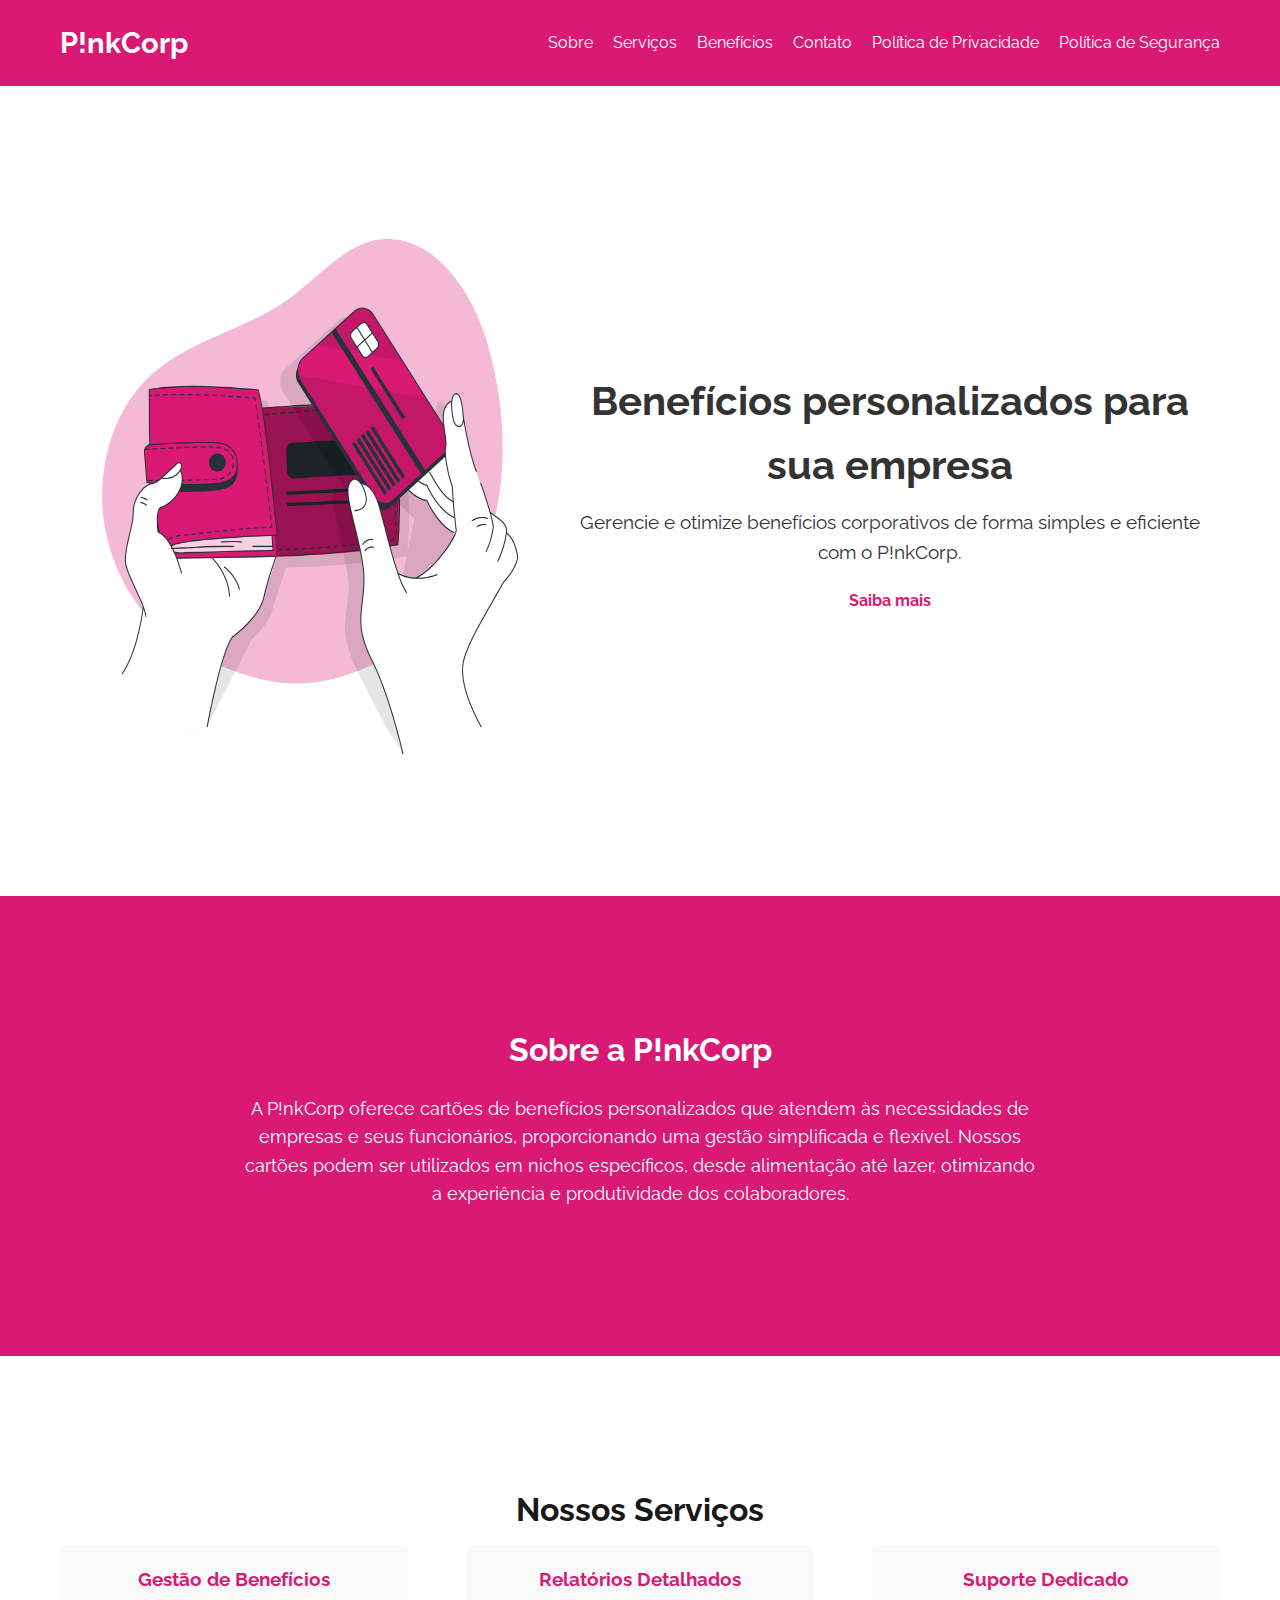
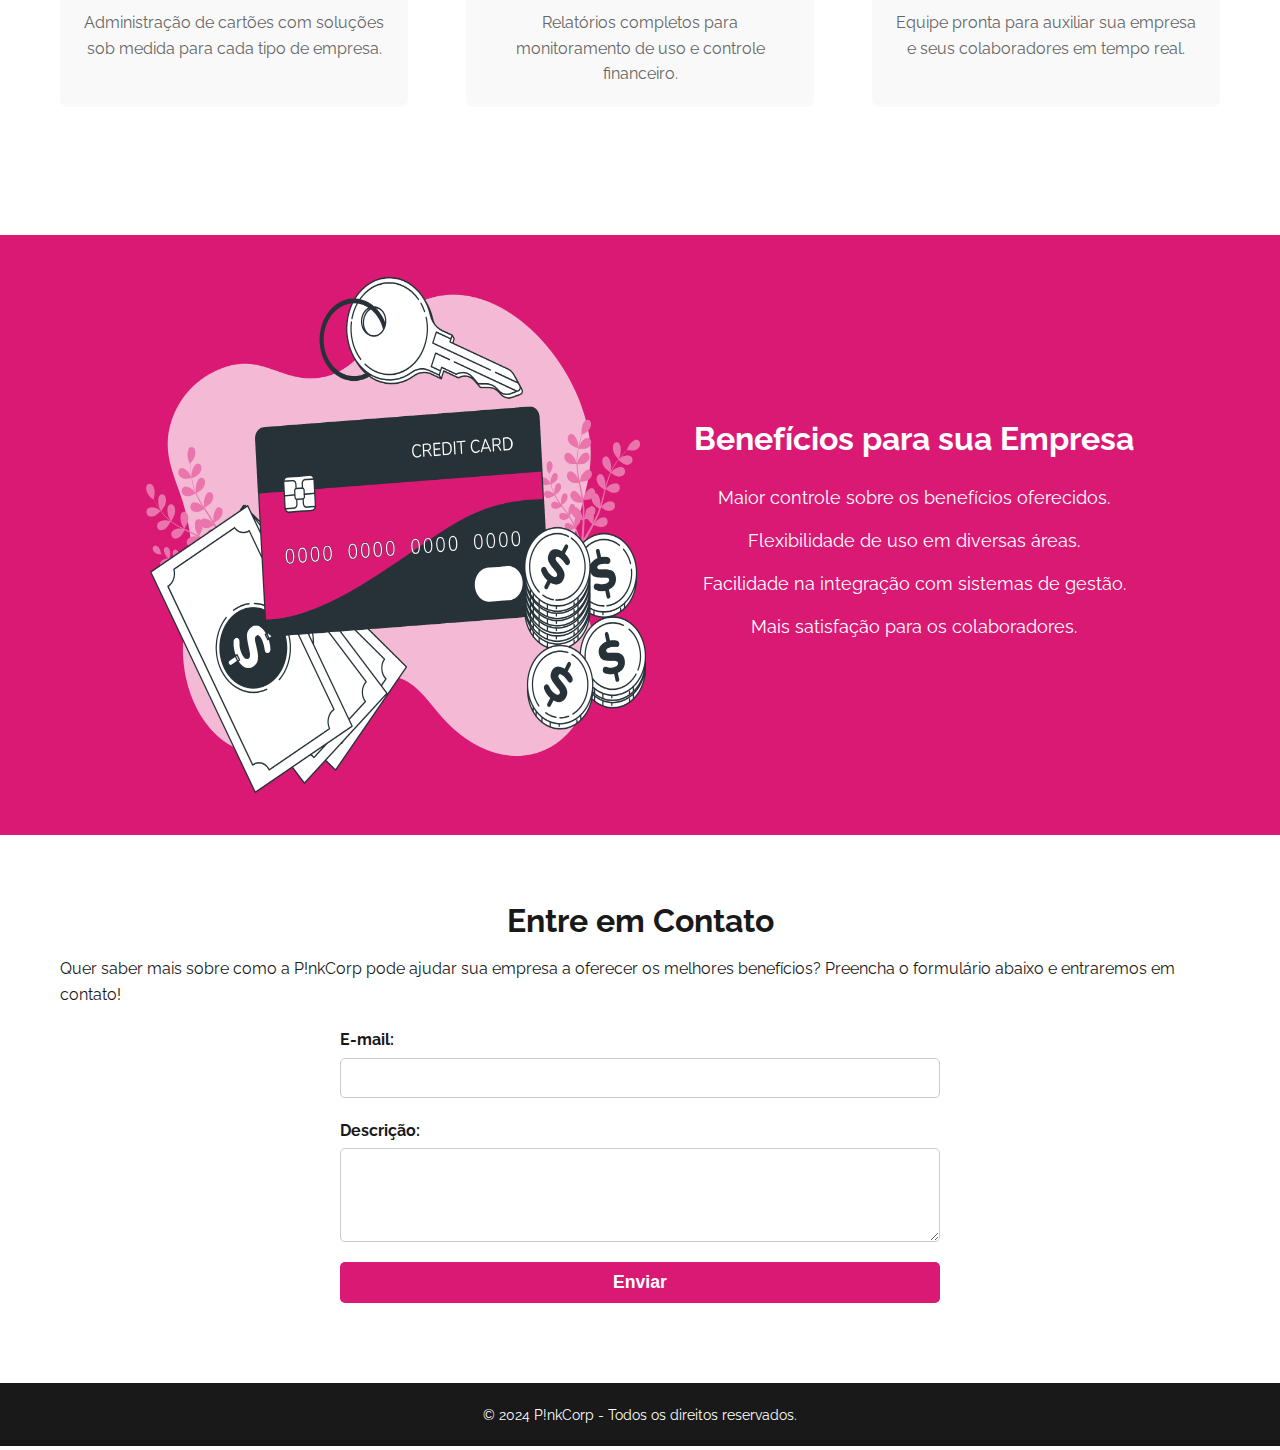
<file: index.html>
<!DOCTYPE html>
<html lang="pt-br">
	<head>
		<meta charset="UTF-8" />
		<meta name="viewport" content="width=device-width, initial-scale=1.0" />
		<meta
			name="description"
			content="PinkCorp - Simplificando benefícios para empresas e funcionários."
		/>
		<title>P!nkCorp - Cartão de Benefícios</title>
		<link rel="stylesheet" href="styles.css" />
		<link rel="preconnect" href="https://fonts.googleapis.com" />
		<link rel="preconnect" href="https://fonts.gstatic.com" crossorigin />
		<link
			href="https://fonts.googleapis.com/css2?family=Noto+Sans+Mono:wght@100..900&family=Raleway:ital,wght@0,100..900;1,100..900&display=swap"
			rel="stylesheet"
		/>
	</head>

	<body>
		<header>
			<div class="container">
				<h1 class="logo">
					<a href="index.html" style="text-decoration: none; color: #fff"
						>P!nkCorp</a
					>
				</h1>
				<nav>
					<ul>
						<li><a href="#about">Sobre</a></li>
						<li><a href="#services">Serviços</a></li>
						<li><a href="#benefits">Benefícios</a></li>
						<li><a href="#contact">Contato</a></li>
						<li><a href="privacy.html">Política de Privacidade</a></li>
						<li><a href="security.html">Política de Segurança</a></li>
					</ul>
				</nav>
			</div>
		</header>

		<section class="hero">
			<div class="container2">
				<image src="./src/img/Wallet-bro.png" width="500" height="600"></image>
				<div class="introduction">
					<h2>Benefícios personalizados para sua empresa</h2>
					<p>
						Gerencie e otimize benefícios corporativos de forma simples e
						eficiente com o P!nkCorp.
					</p>
					<a href="#contact" class="btn">Saiba mais</a>
				</div>
			</div>
		</section>

		<section id="about" class="about">
			<div class="containerDescription">
				<h2>Sobre a P!nkCorp</h2>

				<p>
					A P!nkCorp oferece cartões de benefícios personalizados que atendem às
					necessidades de empresas e seus funcionários, proporcionando uma
					gestão simplificada e flexível. Nossos cartões podem ser utilizados em
					nichos específicos, desde alimentação até lazer, otimizando a
					experiência e produtividade dos colaboradores.
				</p>
			</div>
		</section>

		<section id="services" class="services">
			<div class="containerDescription">
				<h2>Nossos Serviços</h2>
				<div class="service-list">
					<div class="service">
						<h3>Gestão de Benefícios</h3>
						<p>
							Administração de cartões com soluções sob medida para cada tipo de
							empresa.
						</p>
					</div>
					<div class="service">
						<h3>Relatórios Detalhados</h3>
						<p>
							Relatórios completos para monitoramento de uso e controle
							financeiro.
						</p>
					</div>
					<div class="service">
						<h3>Suporte Dedicado</h3>
						<p>
							Equipe pronta para auxiliar sua empresa e seus colaboradores em
							tempo real.
						</p>
					</div>
				</div>
			</div>
		</section>

		<section id="benefits" class="benefits">
			<div class="containerBenefits">
				<image src="./src/img/Credit card-bro.png" width="500" height="600"></image>

				<div class="introductionBenefits">
					<h2>Benefícios para sua Empresa</h2>
					<ul>
						<li>Maior controle sobre os benefícios oferecidos.</li>
						<li>Flexibilidade de uso em diversas áreas.</li>
						<li>Facilidade na integração com sistemas de gestão.</li>
						<li>Mais satisfação para os colaboradores.</li>
					</ul>
				</div>
			</div>
		</section>

		<section id="contact" class="contact">
			<div class="containerDescription">
				<h2>Entre em Contato</h2>
				<p>
					Quer saber mais sobre como a P!nkCorp pode ajudar sua empresa a
					oferecer os melhores benefícios? Preencha o formulário abaixo e
					entraremos em contato!
				</p>
				<form action="submit_form.php" method="post">
					<label for="email">E-mail:</label>
					<input type="email" id="email" name="email" required />

					<label for="message">Descrição:</label>
					<textarea id="message" name="message" rows="4" required></textarea>

					<button type="submit" class="btn">Enviar</button>
				</form>
			</div>
		</section>

		<footer>
			<div class="containerFooter">
				<p>&copy; 2024 P!nkCorp - Todos os direitos reservados.</p>
			</div>
		</footer>
	</body>
</html>
</file>
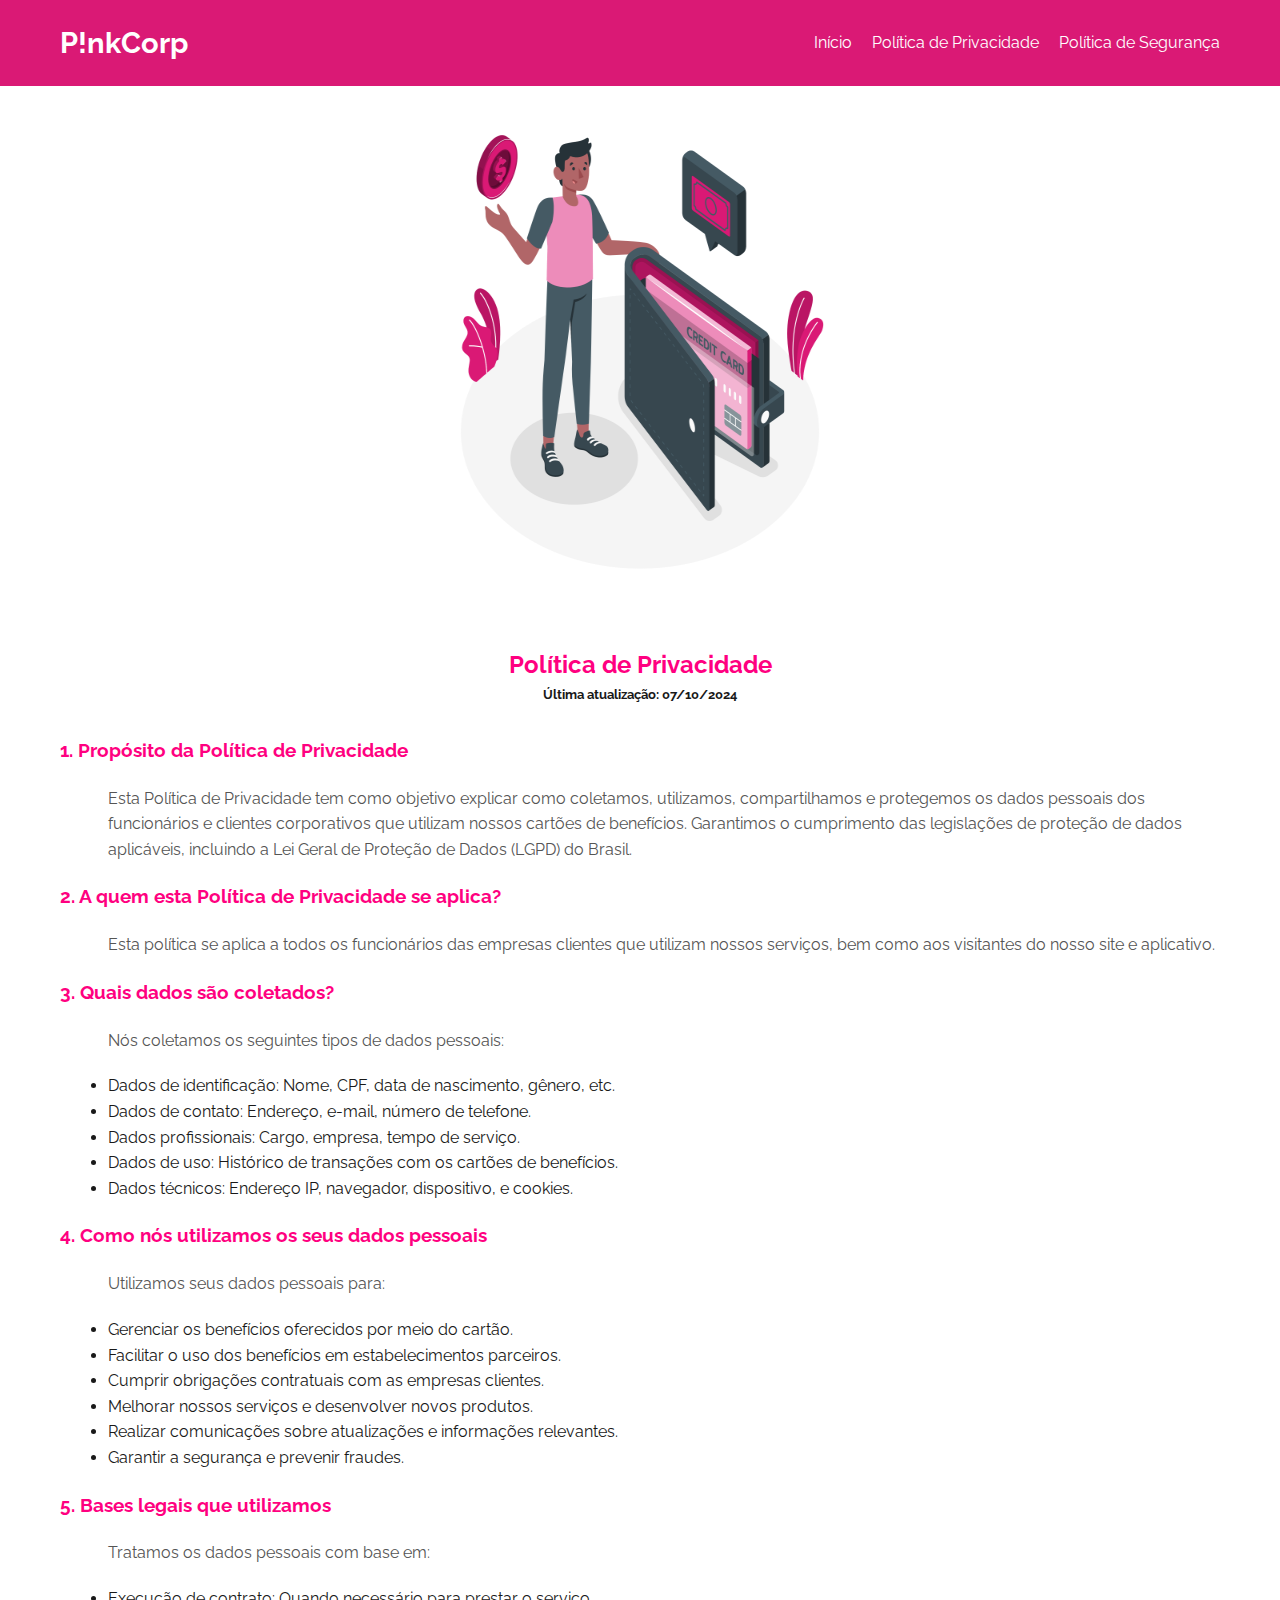
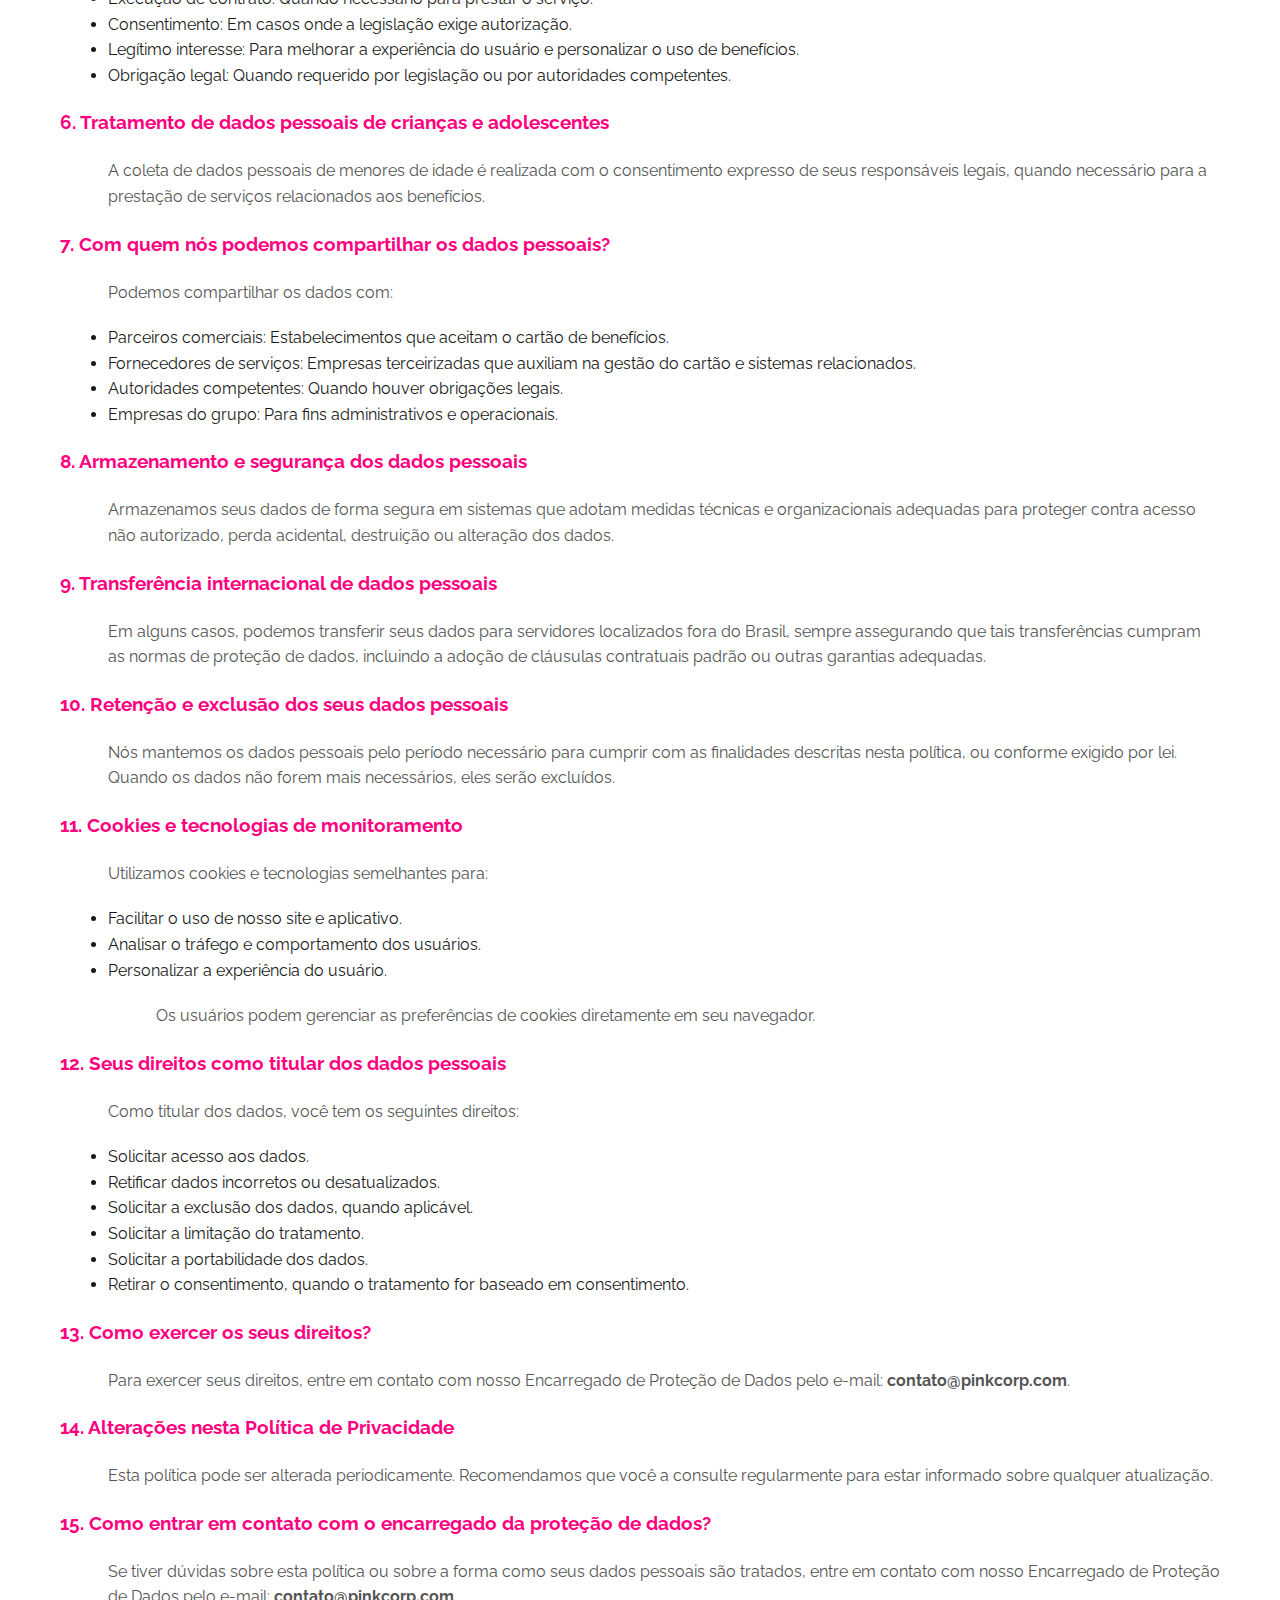
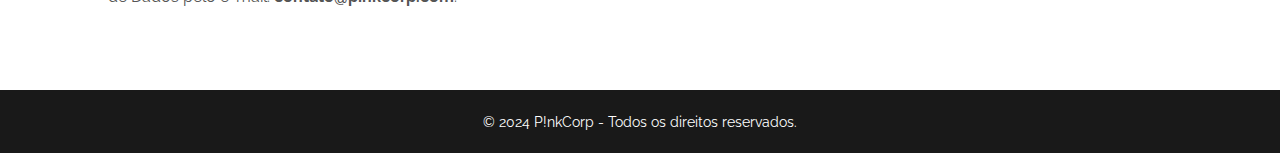
<file: privacy.html>
<!DOCTYPE html>
<html lang="pt-br">
	<head>
		<meta charset="UTF-8" />
		<meta name="viewport" content="width=device-width, initial-scale=1.0" />
		<meta name="description" content="Política de Privacidade - PinkCorp" />
		<title>Política de Privacidade - P!nkCorp</title>
		<link rel="stylesheet" href="styles.css" />
		<link rel="preconnect" href="https://fonts.googleapis.com" />
		<link rel="preconnect" href="https://fonts.gstatic.com" crossorigin />
		<link
			href="https://fonts.googleapis.com/css2?family=Noto+Sans+Mono:wght@100..900&family=Raleway:ital,wght@0,100..900;1,100..900&display=swap"
			rel="stylesheet"
		/>
	</head>
	<body>
		<header>
			<div class="container">
				<h1 class="logo">
					<a href="index.html" style="text-decoration: none; color: #fff"
						>P!nkCorp</a
					>
				</h1>
				<nav>
					<ul>
						<li><a href="index.html">Início</a></li>
						<li><a href="#privacy-policy">Política de Privacidade</a></li>
						<li><a href="security.html">Política de Segurança</a></li>
					</ul>
				</nav>
			</div>
		</header>

		<div class="containerImage">
			<image src="./src/img/Wallet-amico.png" width="400" height="500"></image>
		</div>
    
		<section id="privacy-policy" class="privacy-policy">
			<div class="containerPrivacy">
				<h2>Política de Privacidade</h2>
				<h5>Última atualização: 07/10/2024</h5>

				<div>
					<h3>1. Propósito da Política de Privacidade</h3>

					<p>
						Esta Política de Privacidade tem como objetivo explicar como
						coletamos, utilizamos, compartilhamos e protegemos os dados pessoais
						dos funcionários e clientes corporativos que utilizam nossos cartões
						de benefícios. Garantimos o cumprimento das legislações de proteção
						de dados aplicáveis, incluindo a Lei Geral de Proteção de Dados
						(LGPD) do Brasil.
					</p>

					<h3>2. A quem esta Política de Privacidade se aplica?</h3>

					<p>
						Esta política se aplica a todos os funcionários das empresas
						clientes que utilizam nossos serviços, bem como aos visitantes do
						nosso site e aplicativo.
					</p>

					<h3>3. Quais dados são coletados?</h3>

					<p>Nós coletamos os seguintes tipos de dados pessoais:</p>

					<ul>
						<li>
							Dados de identificação: Nome, CPF, data de nascimento, gênero,
							etc.
						</li>
						<li>Dados de contato: Endereço, e-mail, número de telefone.</li>
						<li>Dados profissionais: Cargo, empresa, tempo de serviço.</li>
						<li>
							Dados de uso: Histórico de transações com os cartões de
							benefícios.
						</li>
						<li>
							Dados técnicos: Endereço IP, navegador, dispositivo, e cookies.
						</li>
					</ul>

					<h3>4. Como nós utilizamos os seus dados pessoais</h3>

					<p>Utilizamos seus dados pessoais para:</p>

					<ul>
						<li>Gerenciar os benefícios oferecidos por meio do cartão.</li>
						<li>
							Facilitar o uso dos benefícios em estabelecimentos parceiros.
						</li>
						<li>Cumprir obrigações contratuais com as empresas clientes.</li>
						<li>Melhorar nossos serviços e desenvolver novos produtos.</li>
						<li>
							Realizar comunicações sobre atualizações e informações relevantes.
						</li>
						<li>Garantir a segurança e prevenir fraudes.</li>
					</ul>

					<h3>5. Bases legais que utilizamos</h3>

					<p>Tratamos os dados pessoais com base em:</p>

					<ul>
						<li>
							Execução de contrato: Quando necessário para prestar o serviço.
						</li>
						<li>
							Consentimento: Em casos onde a legislação exige autorização.
						</li>
						<li>
							Legítimo interesse: Para melhorar a experiência do usuário e
							personalizar o uso de benefícios.
						</li>
						<li>
							Obrigação legal: Quando requerido por legislação ou por
							autoridades competentes.
						</li>
					</ul>
					<h3>6. Tratamento de dados pessoais de crianças e adolescentes</h3>

					<p>
						A coleta de dados pessoais de menores de idade é realizada com o
						consentimento expresso de seus responsáveis legais, quando
						necessário para a prestação de serviços relacionados aos benefícios.
					</p>

					<h3>7. Com quem nós podemos compartilhar os dados pessoais?</h3>

					<p>Podemos compartilhar os dados com:</p>

					<ul>
						<li>
							Parceiros comerciais: Estabelecimentos que aceitam o cartão de
							benefícios.
						</li>
						<li>
							Fornecedores de serviços: Empresas terceirizadas que auxiliam na
							gestão do cartão e sistemas relacionados.
						</li>
						<li>Autoridades competentes: Quando houver obrigações legais.</li>
						<li>
							Empresas do grupo: Para fins administrativos e operacionais.
						</li>
					</ul>

					<h3>8. Armazenamento e segurança dos dados pessoais</h3>

					<p>
						Armazenamos seus dados de forma segura em sistemas que adotam
						medidas técnicas e organizacionais adequadas para proteger contra
						acesso não autorizado, perda acidental, destruição ou alteração dos
						dados.
					</p>

					<h3>9. Transferência internacional de dados pessoais</h3>

					<p>
						Em alguns casos, podemos transferir seus dados para servidores
						localizados fora do Brasil, sempre assegurando que tais
						transferências cumpram as normas de proteção de dados, incluindo a
						adoção de cláusulas contratuais padrão ou outras garantias
						adequadas.
					</p>

					<h3>10. Retenção e exclusão dos seus dados pessoais</h3>

					<p>
						Nós mantemos os dados pessoais pelo período necessário para cumprir
						com as finalidades descritas nesta política, ou conforme exigido por
						lei. Quando os dados não forem mais necessários, eles serão
						excluídos.
					</p>

					<h3>11. Cookies e tecnologias de monitoramento</h3>

					<p>Utilizamos cookies e tecnologias semelhantes para:</p>

					<ul>
						<li>Facilitar o uso de nosso site e aplicativo.</li>
						<li>Analisar o tráfego e comportamento dos usuários.</li>
						<li>Personalizar a experiência do usuário.</li>
						<p>
							Os usuários podem gerenciar as preferências de cookies diretamente
							em seu navegador.
						</p>
					</ul>

					<h3>12. Seus direitos como titular dos dados pessoais</h3>

					<p>Como titular dos dados, você tem os seguintes direitos:</p>

					<ul>
						<li>Solicitar acesso aos dados.</li>
						<li>Retificar dados incorretos ou desatualizados.</li>
						<li>Solicitar a exclusão dos dados, quando aplicável.</li>
						<li>Solicitar a limitação do tratamento.</li>
						<li>Solicitar a portabilidade dos dados.</li>
						<li>
							Retirar o consentimento, quando o tratamento for baseado em
							consentimento.
						</li>
					</ul>

					<h3>13. Como exercer os seus direitos?</h3>

					<p>
						Para exercer seus direitos, entre em contato com nosso Encarregado
						de Proteção de Dados pelo e-mail: <b>contato@pinkcorp.com</b>.
					</p>

					<h3>14. Alterações nesta Política de Privacidade</h3>

					<p>
						Esta política pode ser alterada periodicamente. Recomendamos que
						você a consulte regularmente para estar informado sobre qualquer
						atualização.
					</p>

					<h3>
						15. Como entrar em contato com o encarregado da proteção de dados?
					</h3>

					<p>
						Se tiver dúvidas sobre esta política ou sobre a forma como seus
						dados pessoais são tratados, entre em contato com nosso Encarregado
						de Proteção de Dados pelo e-mail: <b>contato@pinkcorp.com</b>.
					</p>
				</div>
			</div>
		</section>

		<footer>
			<div class="containerFooter">
				<p>&copy; 2024 P!nkCorp - Todos os direitos reservados.</p>
			</div>
		</footer>
	</body>
</html>
</file>
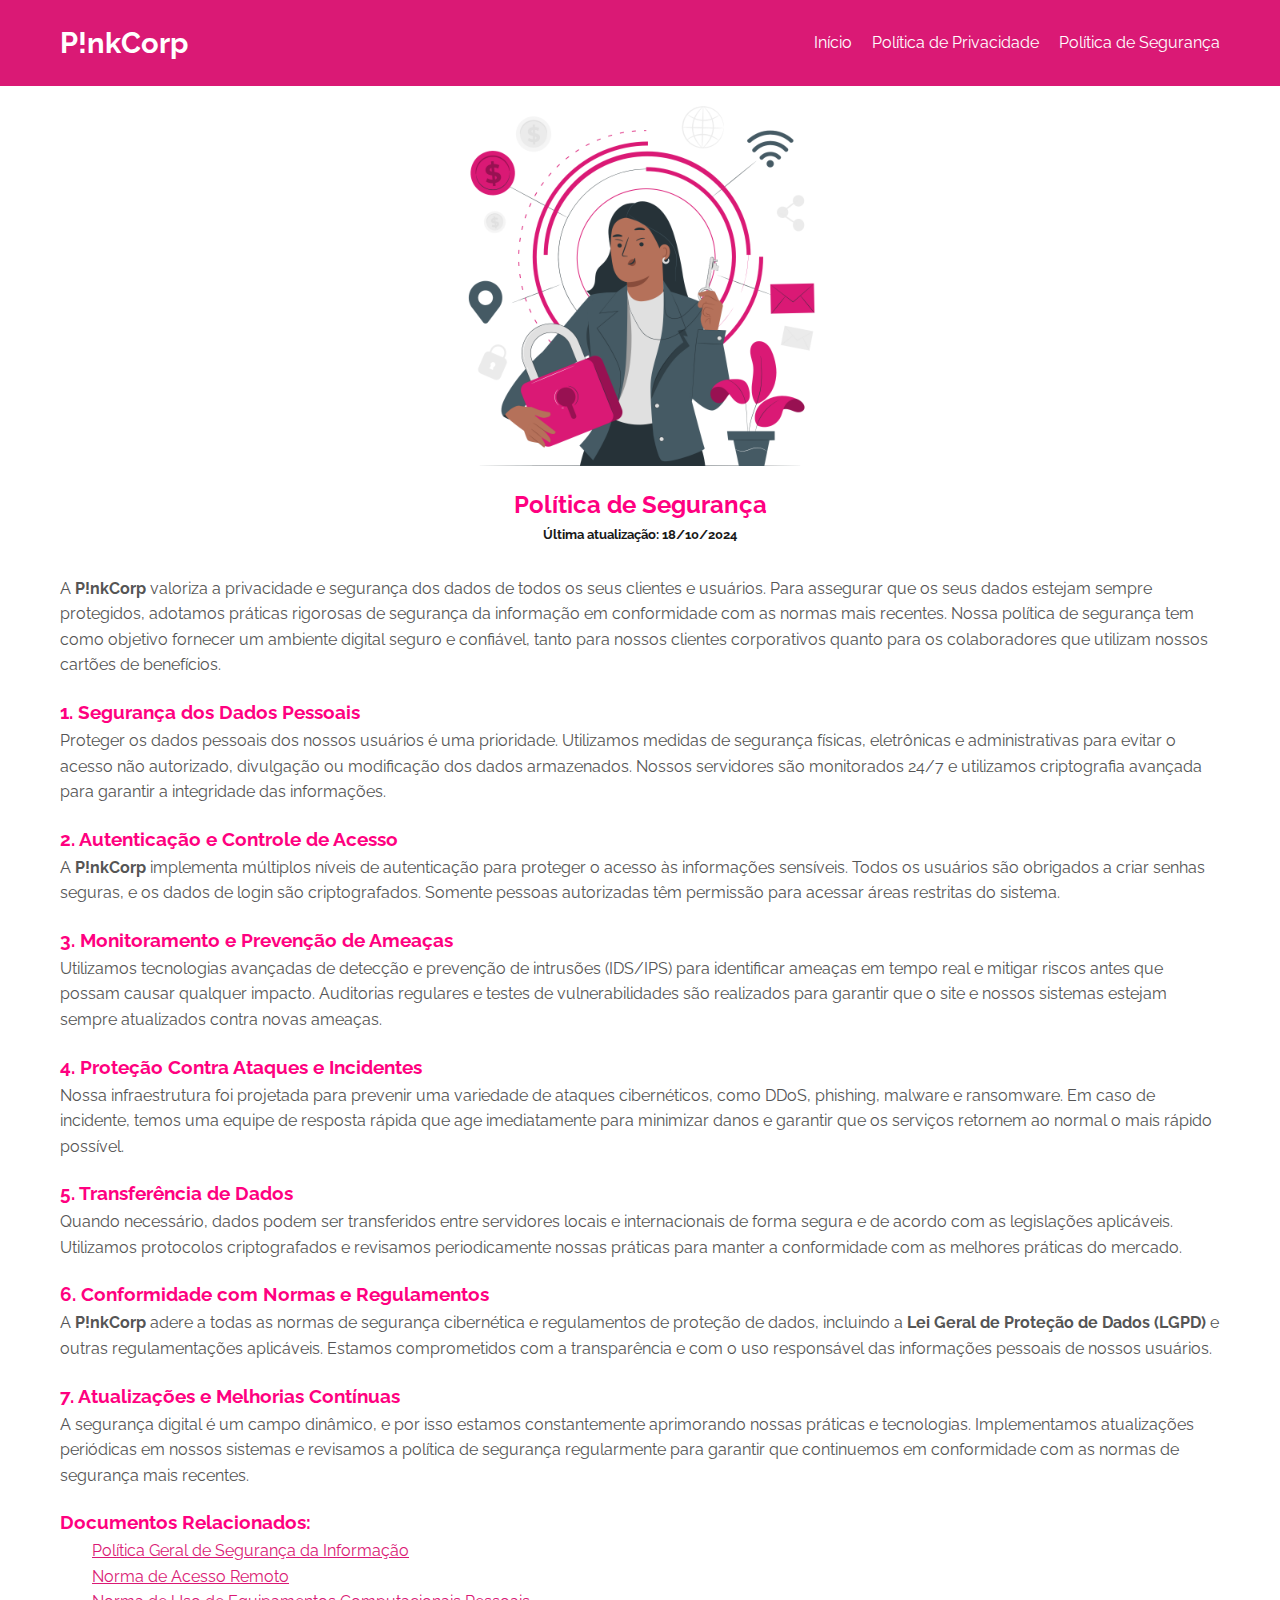
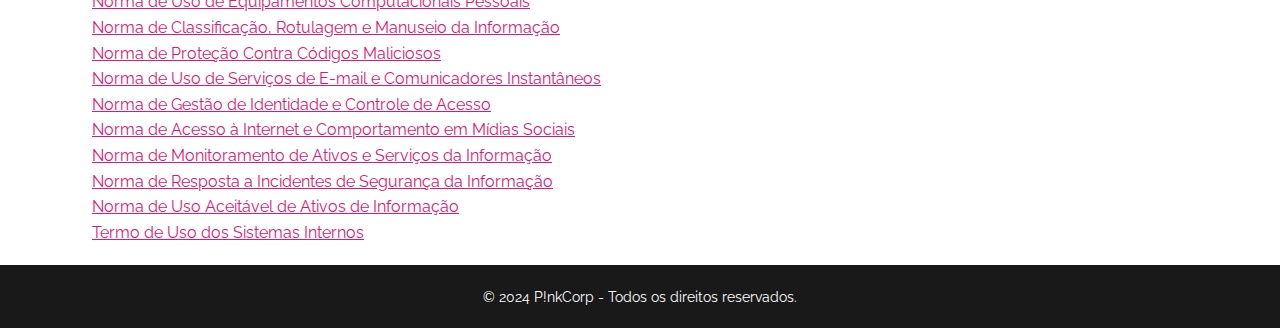
<file: security.html>
<!DOCTYPE html>
<html lang="pt-br">
	<head>
		<meta charset="UTF-8" />
		<meta name="viewport" content="width=device-width, initial-scale=1.0" />
		<meta name="description" content="Política de Privacidade - PinkCorp" />
		<title>Política de Privacidade - P!nkCorp</title>
		<link rel="stylesheet" href="styles.css" />
		<link rel="preconnect" href="https://fonts.googleapis.com" />
		<link rel="preconnect" href="https://fonts.gstatic.com" crossorigin />
		<link
			href="https://fonts.googleapis.com/css2?family=Noto+Sans+Mono:wght@100..900&family=Raleway:ital,wght@0,100..900;1,100..900&display=swap"
			rel="stylesheet"
		/>
	</head>
	<body>
		<header>
			<div class="container">
				<h1 class="logo">
					<a href="index.html" style="text-decoration: none; color: #fff"
						>P!nkCorp</a
					>
				</h1>
				<nav>
					<ul>
						<li><a href="index.html">Início</a></li>
            <li><a href="privacy.html">Política de Privacidade</a></li>
						<li><a href="#security-policy">Política de Segurança</a></li>
					</ul>
				</nav>
			</div>
		</header>

		<div class="containerImage">
			<image src="./src/img/Private data-pana.png" width="400" height="400"></image>
		</div>
    
		<section id="security-policy" class="security-policy">
			<div class="containerPrivacy">
				<h2>Política de Segurança</h2>
				<h5>Última atualização: 18/10/2024</h5>

        <p>A <strong>P!nkCorp</strong> valoriza a privacidade e segurança dos dados de todos os seus clientes e usuários. Para assegurar que os seus dados estejam sempre protegidos, adotamos práticas rigorosas de segurança da informação em conformidade com as normas mais recentes. Nossa política de segurança tem como objetivo fornecer um ambiente digital seguro e confiável, tanto para nossos clientes corporativos quanto para os colaboradores que utilizam nossos cartões de benefícios.</p>

        <h3>1. Segurança dos Dados Pessoais</h3>
        <p>Proteger os dados pessoais dos nossos usuários é uma prioridade. Utilizamos medidas de segurança físicas, eletrônicas e administrativas para evitar o acesso não autorizado, divulgação ou modificação dos dados armazenados. Nossos servidores são monitorados 24/7 e utilizamos criptografia avançada para garantir a integridade das informações.</p>

        <h3>2. Autenticação e Controle de Acesso</h3>
        <p>A <strong>P!nkCorp</strong> implementa múltiplos níveis de autenticação para proteger o acesso às informações sensíveis. Todos os usuários são obrigados a criar senhas seguras, e os dados de login são criptografados. Somente pessoas autorizadas têm permissão para acessar áreas restritas do sistema.</p>

        <h3>3. Monitoramento e Prevenção de Ameaças</h3>
        <p>Utilizamos tecnologias avançadas de detecção e prevenção de intrusões (IDS/IPS) para identificar ameaças em tempo real e mitigar riscos antes que possam causar qualquer impacto. Auditorias regulares e testes de vulnerabilidades são realizados para garantir que o site e nossos sistemas estejam sempre atualizados contra novas ameaças.</p>

        <h3>4. Proteção Contra Ataques e Incidentes</h3>
        <p>Nossa infraestrutura foi projetada para prevenir uma variedade de ataques cibernéticos, como DDoS, phishing, malware e ransomware. Em caso de incidente, temos uma equipe de resposta rápida que age imediatamente para minimizar danos e garantir que os serviços retornem ao normal o mais rápido possível.</p>

        <h3>5. Transferência de Dados</h3>
        <p>Quando necessário, dados podem ser transferidos entre servidores locais e internacionais de forma segura e de acordo com as legislações aplicáveis. Utilizamos protocolos criptografados e revisamos periodicamente nossas práticas para manter a conformidade com as melhores práticas do mercado.</p>

        <h3>6. Conformidade com Normas e Regulamentos</h3>
        <p>A <strong>P!nkCorp</strong> adere a todas as normas de segurança cibernética e regulamentos de proteção de dados, incluindo a <strong>Lei Geral de Proteção de Dados (LGPD)</strong> e outras regulamentações aplicáveis. Estamos comprometidos com a transparência e com o uso responsável das informações pessoais de nossos usuários.</p>

        <h3>7. Atualizações e Melhorias Contínuas</h3>
        <p>A segurança digital é um campo dinâmico, e por isso estamos constantemente aprimorando nossas práticas e tecnologias. Implementamos atualizações periódicas em nossos sistemas e revisamos a política de segurança regularmente para garantir que continuemos em conformidade com as normas de segurança mais recentes.</p>

        <h3>Documentos Relacionados:</h3>
        <div class="security-docs">
          <ul>
            <li><a href="./src/pdf/politica_geral.pdf">Política Geral de Segurança da Informação</a></li>
            <li><a href="./src/pdf/norma_acesso_remoto.pdf">Norma de Acesso Remoto</a></li>
            <li><a href="./src/pdf/norma_uso_equipamentos_pessoais.pdf">Norma de Uso de Equipamentos Computacionais Pessoais</a></li>
            <li><a href="./src/pdf/norma_classificacao_rotulagem.pdf">Norma de Classificação, Rotulagem e Manuseio da Informação</a></li>
            <li><a href="./src/pdf/norma_protecao_codigos_maliciosos.pdf">Norma de Proteção Contra Códigos Maliciosos</a></li>
            <li><a href="./src/pdf/norma_uso_email_comunicadores.pdf">Norma de Uso de Serviços de E-mail e Comunicadores Instantâneos</a></li>
            <li><a href="./src/pdf/norma_gestao_identidade.pdf">Norma de Gestão de Identidade e Controle de Acesso</a></li>
            <li><a href="./src/pdf/norma_acesso_internet.pdf">Norma de Acesso à Internet e Comportamento em Mídias Sociais</a></li>
            <li><a href="./src/pdf/norma_monitoramento_ativos.pdf">Norma de Monitoramento de Ativos e Serviços da Informação</a></li>
            <li><a href="./src/pdf/norma_resposta_incidentes.pdf">Norma de Resposta a Incidentes de Segurança da Informação</a></li>
            <li><a href="./src/pdf/norma_uso_aceitavel.pdf">Norma de Uso Aceitável de Ativos de Informação</a></li>
            <li><a href="./src/pdf/termo_uso_sistemas_internos.pdf">Termo de Uso dos Sistemas Internos</a></li>
          </ul>
      </div>
			</div>
		</section>

		<footer>
			<div class="containerFooter">
				<p>&copy; 2024 P!nkCorp - Todos os direitos reservados.</p>
			</div>
		</footer>
	</body>
</html>
</file>
<file: styles.css>
* {
	margin: 0;
	padding: 0;
	box-sizing: border-box;
}

body {
	font-family: "Raleway", sans-serif;
	color: #191919;
	line-height: 1.6;
}

.container {
	max-width: 1200px;
	margin: 0 auto;
	padding: 0 20px;
	display: flex;
	justify-content: space-between;
}

.container2 {
	max-width: 1200px;
	margin: 0 auto;
	padding: 0 20px;
	display: flex;
	justify-content: space-between;
	align-items: center;
}

header {
	background-color: #da1975;
	color: #fff;
	padding: 20px 0;
}

header .logo {
	font-size: 1.8rem;
	font-weight: 700;
}

header nav ul {
	list-style: none;
	display: flex;
	justify-content: flex-end;
	margin-top: 10px;
}

header nav ul li {
	margin-left: 20px;
}

header nav ul li a {
	color: #fff;
	text-decoration: none;
	font-weight: 400;
}

header nav ul li a:hover {
	text-decoration: underline;
}

.introduction {
	color: #333;
	padding: 60px 0;
}

.introduction h1 {
	font-size: 2.5rem;
	margin-bottom: 10px;
	display: flex;
	justify-content: center;
}

.hero {
	color: #191919;
	height: 90vh;
	display: flex;
	align-items: center;
	text-align: center;
	padding: 0 20px;
}

.hero h2 {
	font-size: 2.5rem;
	margin-bottom: 10px;
}

.hero p {
	font-size: 1.2rem;
	margin-bottom: 20px;
}

.hero .btn {
	margin-top: 5rem;
	padding: 10px 20px;
	background-color: #fff;
	color: #da1975;
	text-decoration: none;
	font-weight: bold;
	border-radius: 5px;
}

.hero .btn:hover {
	background-color: #ff66a3;
	color: #fff;
}

.about,
.services,
.benefits,
.contact,
.privacy-policy, security-policy {
	padding: 60px 0;
}
.about p {
	font-size: 1.1rem;
	max-width: 800px;
	margin: 20px auto;
	text-align: center;
}

.privacy-policy p {
	font-size: 1rem;
	padding-left: 3rem;
	margin: 20px auto;
}

/* Privacy Policy */
.privacy-policy h2 {
	color: #ff0080;

	display: flex;
	justify-content: center;
}
.privacy-policy h5 {
	color: #191919;
	margin-bottom: 10px;
	margin-bottom: 30px;
	display: flex;
	justify-content: center;
}

.privacy-policy h3 {
	color: #ff0080;
	margin-bottom: 10px;
}

.privacy-policy p {
	margin-bottom: 20px;
	color: #555;
}

.privacy-policy ul {
	padding-left: 3rem;
	margin: 0 auto;
	margin-bottom: 20px;
}
.service-list {
	display: flex;
	justify-content: space-between;
}

.service {
	background-color: #f9f9f9;
	padding: 20px;
	border-radius: 8px;
	text-align: center;
	width: 30%;
}

.service h3 {
	margin-bottom: 15px;
	color: #da1975;
}

.service p {
	color: #666;
}

.benefits ul {
	list-style: none;
	max-width: 800px;
	margin: 0 auto;
	text-align: center;
}

.benefits ul li {
	margin-bottom: 15px;
	font-size: 1.1rem;
}

.contact .btn {
	padding: 10px 20px;
	background-color: #da1975;
	color: #fff;
	text-decoration: none;
	font-weight: bold;
	border-radius: 5px;
}

.contact .btn:hover {
	background-color: #ff66a3;
}

.contact form {
	display: flex;
	flex-direction: column;
	max-width: 600px;
	margin: 20px auto;
}

.contact form label {
	margin-bottom: 5px;
	font-weight: 700;
}

.contact form input,
.contact form textarea {
	padding: 10px;
	margin-bottom: 20px;
	border: 1px solid #ccc;
	border-radius: 5px;
	font-size: 1rem;
	width: 100%;
}

.contact form button {
	padding: 10px 20px;
	background-color: #ff0080;
	color: #fff;
	border: none;
	border-radius: 5px;
	font-size: 1.1rem;
	cursor: pointer;
}

.contact form button:hover {
	background-color: #ff66a3;
}

footer {
	background-color: #191919;
	color: #fff;
	padding: 20px 0;
	text-align: center;
}

footer p {
	font-size: 0.9rem;
}

.containerImage {
	margin: 0 auto;
	padding: 0 20px;
	display: flex;
	justify-content: center;
}

.containerDescription {
	max-width: 1200px;
	margin: 0 auto;
	padding: 0 20px;
}

.containerDescription h2 {
	font-size: 2rem;
	margin-bottom: 10px;
	display: flex;
	justify-content: center;
}

section#about.about {
	background-color: #da1975;
	padding: 8rem 0;
	color: #fff;
}

section#services.services {
	padding: 8rem 0;
}

section#benefits.benefits {
	background-color: #da1975;
	padding: 8rem 0;
	color: #fff;
	margin: 0 auto;
	padding: 0 20px;
	display: flex;
	justify-content: space-between;
	align-items: center;
}

.containerBenefits {
	margin: 0 auto;
	padding: 0 20px;
	display: flex;
	justify-content: space-between;
	align-items: center;
}

.introductionBenefits {
	color: #fff;
	padding: 60px 0;
	margin-left: 3rem;
}

.introductionBenefits h2 {
	font-size: 2rem;
	margin-bottom: 20px;
	display: flex;
	justify-content: center;
}

.containerFooter {
	max-width: 1200px;
	margin: 0 auto;
	padding: 0 20px;
	display: flex;
	justify-content: center;
	align-items: center;
}

.containerPrivacy {
	max-width: 1200px;
	margin: 0 auto;
	padding: 0 20px;
}

.security-policy h2 {
	color: #ff0080;

	display: flex;
	justify-content: center;
}
.security-policy h5 {
	color: #191919;
	margin-bottom: 10px;
	margin-bottom: 30px;
	display: flex;
	justify-content: center;
}

.security-policy h3 {
	color: #ff0080;
}

.security-policy a {
	color: #da1975;
	margin-bottom: 10px;
	text-decoration: underline;
}

.security-policy a:hover {
	color: #ff66a3;
}
.security-policy ul {
	margin: 0 auto;
	margin-bottom: 20px;
	list-style: none;
	margin-left:2rem ;
}
.security-policy p {
	margin-bottom: 20px;
	color: #555;
}
</file>
